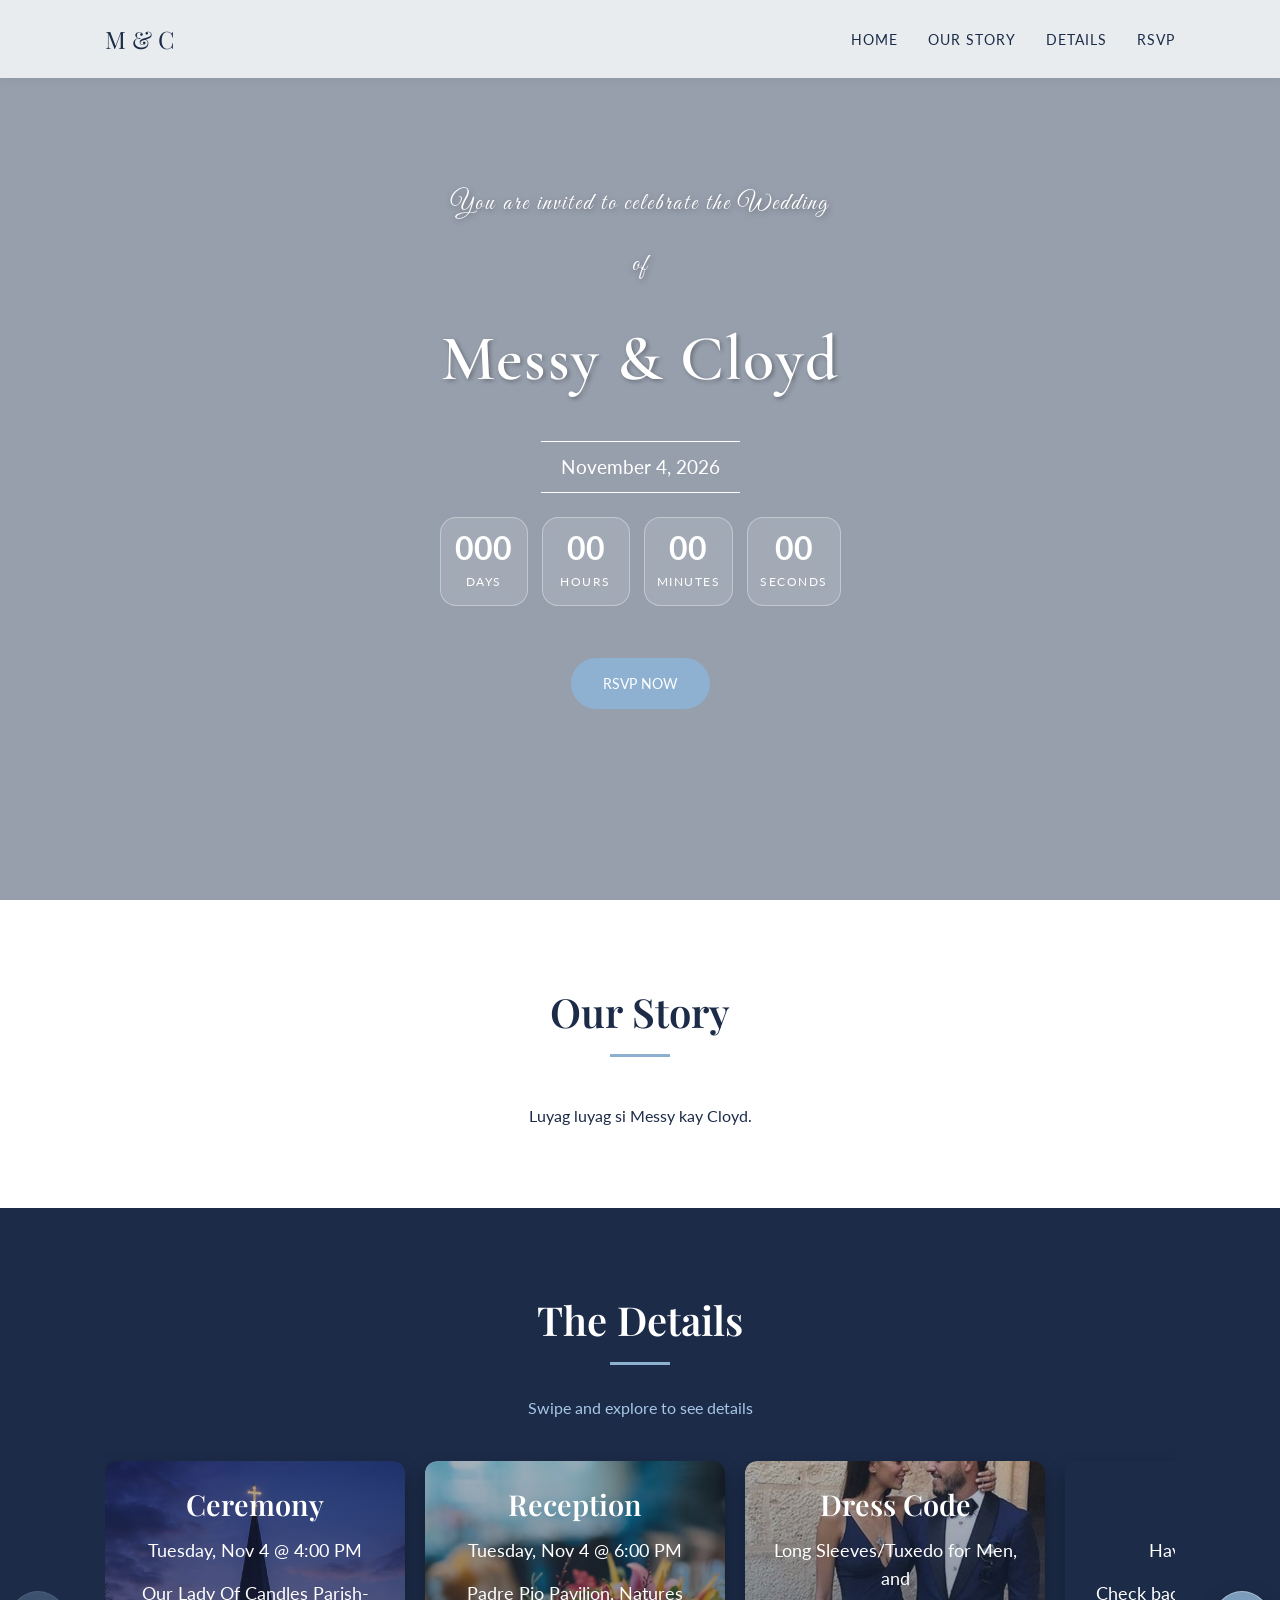
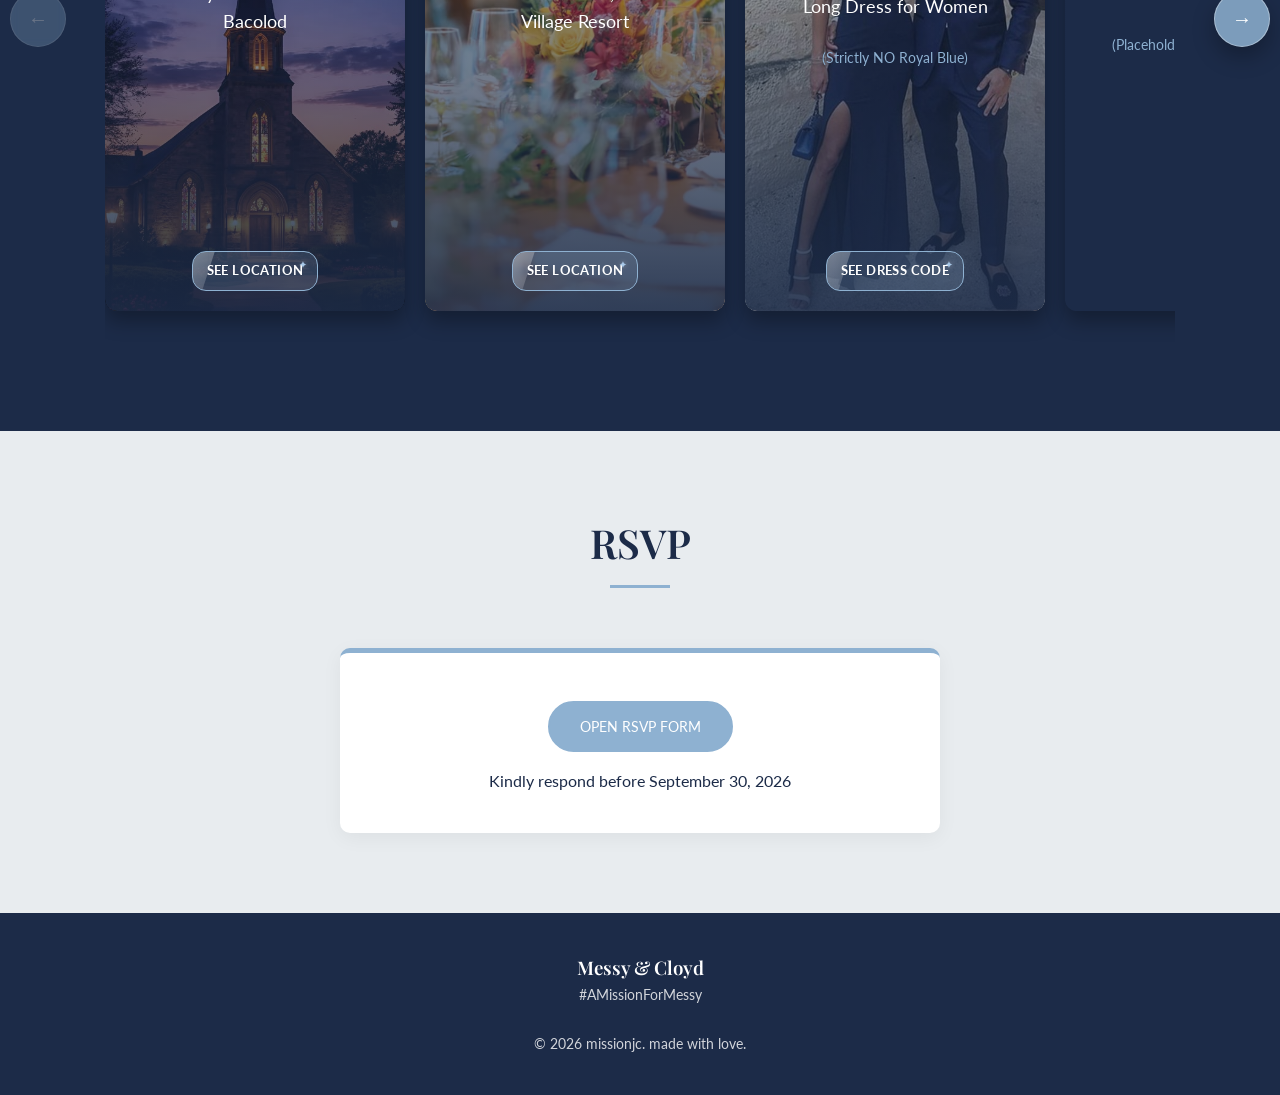
<file: index.html>
<!DOCTYPE html>
<html lang="en">
<head>
  <meta charset="UTF-8">
  <meta name="viewport" content="width=device-width, initial-scale=1.0">
  <title>Messy & Cloyd | The Wedding</title>

  <!-- Google Fonts -->
  <link rel="preconnect" href="https://fonts.googleapis.com">
  <link rel="preconnect" href="https://fonts.gstatic.com" crossorigin>
  <link href="https://fonts.googleapis.com/css2?family=Cormorant+Garamond:wght@500;700&family=Great+Vibes&family=Lato:wght@300;400;700&family=Playfair+Display:ital,wght@0,400;0,600;1,400&display=swap" rel="stylesheet">

  <link rel="stylesheet" href="style.css?v=20260403a">
</head>
<body>

  <!-- Header -->
  <header>
    <div class="container">
      <nav>
        <div class="logo">M & C</div>
        <div class="hamburger" onclick="toggleMenu()">☰</div>
        <div class="nav-links" id="navLinks">
          <a href="#hero" onclick="toggleMenu()">Home</a>
          <a href="#story" onclick="toggleMenu()">Our Story</a>
          <a href="#details" onclick="toggleMenu()">Details</a>
          <a href="#rsvp" onclick="toggleMenu()">RSVP</a>
        </div>
      </nav>
    </div>
  </header>

  <!-- Hero Section -->
  <section id="hero">
    <div class="container hero-content">
      <p class="hero-invite" aria-label="You are invited to celebrate the Wedding">
        <span class="invite-word">You</span>
        <span class="invite-word">are</span>
        <span class="invite-word">invited</span>
        <span class="invite-word">to</span>
        <span class="invite-word">celebrate</span>
        <span class="invite-word">the</span>
        <span class="invite-word">Wedding</span>
      </p>
      <p class="hero-of" aria-label="of">of</p>
      <h1 class="hero-names">Messy & Cloyd</h1>
      <div class="hero-date">November 4, 2026</div>
      <div class="countdown" id="countdown" aria-label="Countdown to the wedding">
        <div class="countdown-item">
          <span class="countdown-value" id="countdownDays">000</span>
          <span class="countdown-label">Days</span>
        </div>
        <div class="countdown-item">
          <span class="countdown-value" id="countdownHours">00</span>
          <span class="countdown-label">Hours</span>
        </div>
        <div class="countdown-item">
          <span class="countdown-value" id="countdownMinutes">00</span>
          <span class="countdown-label">Minutes</span>
        </div>
        <div class="countdown-item">
          <span class="countdown-value" id="countdownSeconds">00</span>
          <span class="countdown-label">Seconds</span>
        </div>
      </div>
      <br><br>
      <a href="#rsvp" class="btn">RSVP Now</a>
    </div>
  </section>

  <!-- Our Story -->
  <section id="story" class="section-padding">
    <div class="container">
      <h2 class="section-title reveal-on-scroll reveal-up">Our Story</h2>
      <br><br>
      <p class="story-text reveal-on-scroll reveal-soft" data-reveal-delay="0.12">
        Luyag luyag si Messy kay Cloyd.
      </p>
    </div>
  </section>

  <!-- Details Section -->
  <section id="details" class="section-padding">
    <div class="container">
      <h2 class="section-title reveal-on-scroll reveal-up">The Details</h2>
      <p style="color: var(--secondary-blue); margin-top: 10px;">Swipe and explore to see details</p>
      <button id="detailsScrollLeft" class="scroll-btn left" type="button" aria-label="Scroll details left" title="Scroll left" onclick="scrollDetails(-300)">&larr;</button>
      <div class="scroll-container" id="detailsContainer">
        <!-- Ceremony Card -->
        <div class="detail-card" onclick="flipCard(this)">
          <div class="card-inner">
            <div class="card-front">
              <div class="card-bg" style="background-image: url('assets/church.png');"></div>
              <div class="card-overlay">
                <h3>Ceremony</h3>
                <p>Tuesday, Nov 4 @ 4:00 PM</p>
                <p>Our Lady Of Candles Parish-Bacolod</p>
                <div class="map-container">
                  <a href="https://www.google.com/maps/place/Our+Lady+Of+Candles+Parish-Bacolod/@10.6675183,122.9754351,17z/data=!3m1!4b1!4m6!3m5!1s0x33aed18ffb43fdc3:0x84183bb1abb2b9f1!8m2!3d10.6675183!4d122.97801!16s%2Fg%2F1tvyj8wd?entry=ttu&g_ep=EgoyMDI2MDMxMC4wIKXMDSoASAFQAw%3D%3D" class="see-location">see location</a>
                </div>
              </div>
            </div>
            <div class="card-back">
              <img src="assets/Candles.png" alt="Our Lady Of Candles Parish" style="width: 100%; height: 100%; object-fit: cover; border-radius: 12px;">
              <div class="card-overlay">
                <h3>Ceremony</h3>
                <p>Tuesday, Nov 4 @ 4:00 PM</p>
                <p>Our Lady Of Candles Parish-Bacolod</p>
                <div class="map-container">
                  <a href="https://www.google.com/maps/place/Our+Lady+Of+Candles+Parish-Bacolod/@10.6675183,122.9754351,17z/data=!3m1!4b1!4m6!3m5!1s0x33aed18ffb43fdc3:0x84183bb1abb2b9f1!8m2!3d10.6675183!4d122.97801!16s%2Fg%2F1tvyj8wd?entry=ttu&g_ep=EgoyMDI2MDMxMC4wIKXMDSoASAFQAw%3D%3D" target="_blank" class="see-location">see location</a>
                </div>
              </div>
            </div>
          </div>
        </div>
        <!-- Reception Card -->
        <div class="detail-card" onclick="flipCard(this)">
          <div class="card-inner">
            <div class="card-front">
              <div class="card-bg" style="background-image: url('assets/Reception.png');"></div>
              <div class="card-overlay">
                <h3>Reception</h3>
                <p>Tuesday, Nov 4 @ 6:00 PM</p>
                <p>Padre Pio Pavilion, Natures Village Resort</p>
                <div class="map-container">
                  <a href="https://www.google.com/maps/place/Padre+Pio+Pavilion,+Natures+Village+Resort/@10.7257442,122.9625387,17z/data=!3m1!4b1!4m6!3m5!1s0x33aed702d7214005:0x10423f90af27373e!8m2!3d10.7257442!4d122.9651136!16s%2Fg%2F11sh79vbrs?entry=ttu&g_ep=EgoyMDI2MDMxMC4wIKXMDSoASAFQAw%3D%3D" target="_blank" class="see-location">see location</a>
                </div>
              </div>
            </div>
            <div class="card-back">
              <img src="assets/Padre-pio.png" alt="Padre Pio Pavilion" style="width: 100%; height: 100%; object-fit: cover; border-radius: 12px;">
              <div class="card-overlay">
                <h3>Reception</h3>
                <p>Tuesday, Nov 4 @ 6:00 PM</p>
                <p>Padre Pio Pavilion, Natures Village Resort</p>
                <div class="map-container">
                  <a href="https://www.google.com/maps/place/Padre+Pio+Pavilion,+Natures+Village+Resort/@10.7257442,122.9625387,17z/data=!3m1!4b1!4m6!3m5!1s0x33aed702d7214005:0x10423f90af27373e!8m2!3d10.7257442!4d122.9651136!16s%2Fg%2F11sh79vbrs?entry=ttu&g_ep=EgoyMDI2MDMxMC4wIKXMDSoASAFQAw%3D%3D" target="_blank" class="see-location">see location</a>
                </div>
              </div>
            </div>
          </div>
        </div>
        <!-- Dress Code Card -->
        <div class="detail-card" onclick="flipCard(this)">
          <div class="card-inner">
            <div class="card-front">
              <div class="card-bg" style="background-image: url('assets/dresscode2.png');"></div>
              <div class="card-overlay">
                <h3>Dress Code</h3>
                <p style="text-align: center;">Long Sleeves/Tuxedo for Men,<br>and<br>Long Dress for Women</p>
                <p style="color: var(--primary-blue); font-size: 0.9rem; margin-top: 10px;">(Strictly NO Royal Blue)</p>
                <div class="map-container">
                  <a href="dress-code.html" rel="noopener noreferrer" class="see-location">SEE DRESS CODE</a>
                </div>
              </div>
            </div>
            <div class="card-back">
              <img src="assets/Color Palette 2.png" alt="Color Palette 2" style="width: 100%; height: 100%; object-fit: cover; border-radius: 12px;">
              <div class="card-overlay">
                <h3>Dress Code</h3>
                <p style="text-align: center;">Long Sleeves/Tuxedo for Men,<br>and<br>Long Dress for Women</p>
                <p style="color: var(--primary-blue); font-size: 0.9rem; margin-top: 10px;">(Strictly NO Royal Blue)</p>
                <div class="map-container">
                  <a href="dress-code.html" rel="noopener noreferrer" class="see-location">SEE DRESS CODE</a>
                </div>
              </div>
            </div>
          </div>
        </div>
        <!-- FAQ Card -->
        <div class="detail-card" onclick="flipCard(this)">
          <div class="card-inner">
            <div class="card-front">
              <div class="card-overlay">
                <h3>FAQ</h3>
                <p>Have questions?</p>
                <p>Check back soon for answers.</p>
                <p style="color: var(--primary-blue); font-size: 0.9rem; margin-top: 10px;">
                  (Placeholder for Frequently Asked Questions)
                </p>
              </div>
            </div>
            <div class="card-back">
              <div class="card-overlay">
                <h3>FAQ</h3>
                <p>Have questions?</p>
                <p>Check back soon for answers.</p>
                <p style="color: var(--primary-blue); font-size: 0.9rem; margin-top: 10px;">
                  (Placeholder for Frequently Asked Questions)
                </p>
              </div>
            </div>
          </div>
        </div>
      </div>
      <button id="detailsScrollRight" class="scroll-btn right" type="button" aria-label="Scroll details right" title="Scroll right" onclick="scrollDetails(300)">&rarr;</button>
    </div>
  </section>

  <!-- RSVP Section -->
  <section id="rsvp" class="section-padding">
    <div class="container">
      <h2 class="section-title">RSVP</h2>
      <div class="rsvp-form">
        <a
          href="https://docs.google.com/forms/d/e/1FAIpQLScUeDG0OAZGNPXQSk1Z5Bp1wBFFVnydzz00tRdXWvJt_rBEig/viewform?usp=header"
          target="_blank"
          rel="noopener noreferrer"
          class="btn">Open RSVP Form</a>
        <p style="margin-top: 16px;">Kindly respond before September 30, 2026</p>
      </div>
    </div>
  </section>

  <!-- Footer -->
  <footer>
    <div class="container">
      <h3>Messy & Cloyd</h3>
      <p>#AMissionForMessy</p>
      <br>
      <p>&copy; 2026 missionjc. made with love.</p>
    </div>
  </footer>

  <script src="script.js?v=20260403a"></script>
</body>
</html>
</file>
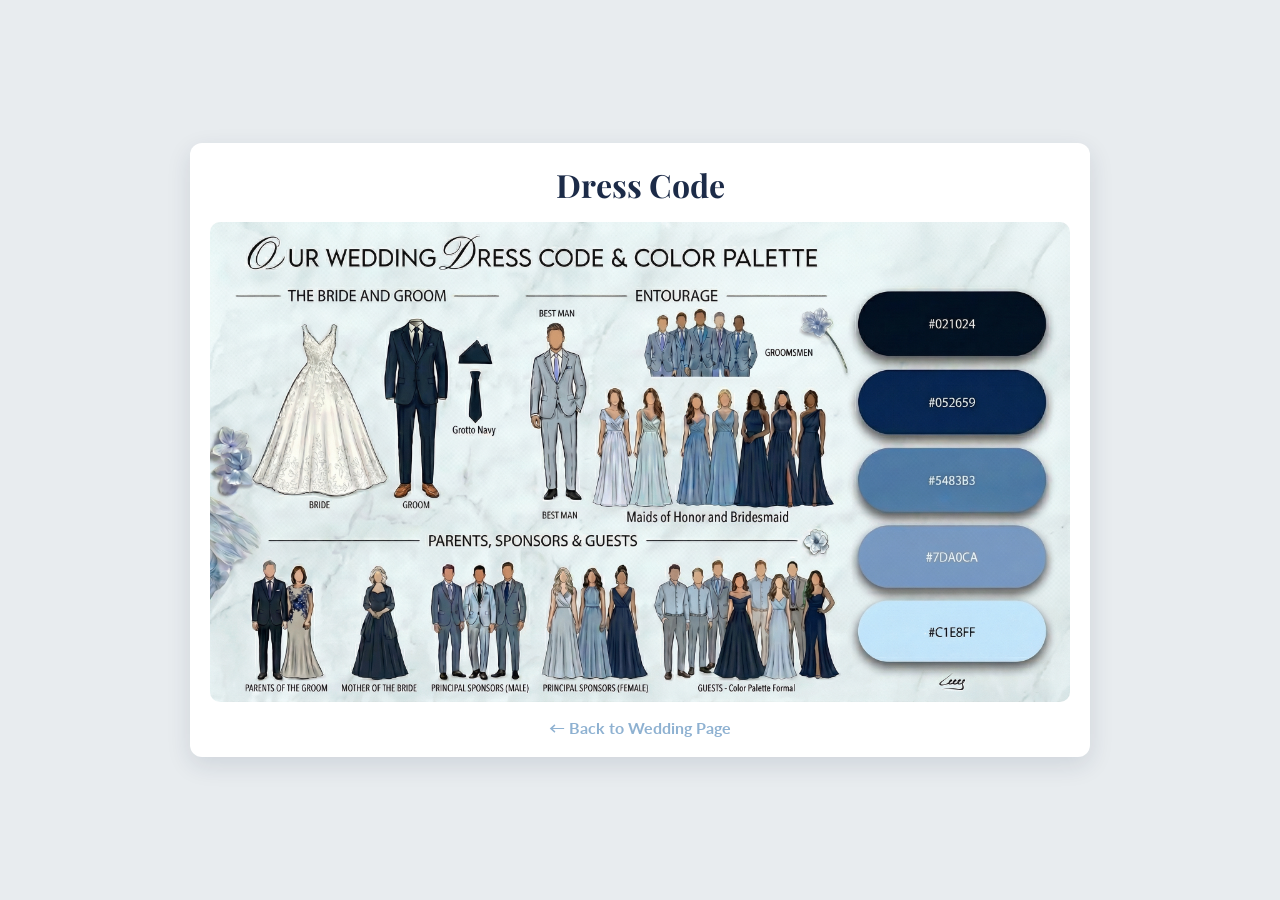
<file: dress-code.html>
<!DOCTYPE html>
<html lang="en">
<head>
  <meta charset="UTF-8">
  <meta name="viewport" content="width=device-width, initial-scale=1.0">
  <title>Dress Code | Messy & Cloyd Wedding</title>
  <link rel="preconnect" href="https://fonts.googleapis.com">
  <link rel="preconnect" href="https://fonts.gstatic.com" crossorigin>
  <link href="https://fonts.googleapis.com/css2?family=Lato:wght@300;400;700&family=Playfair+Display:ital,wght@0,400;0,600;1,400&display=swap" rel="stylesheet">
  <style>
    :root {
      --primary-blue: #8EB1D1;
      --dark-navy: #1C2B48;
      --off-white: #E8ECEF;
      --white: #ffffff;
    }

    * { box-sizing: border-box; margin: 0; padding: 0; }
    body {
      min-height: 100vh;
      font-family: 'Lato', sans-serif;
      color: var(--dark-navy);
      background: var(--off-white);
      display: flex;
      align-items: center;
      justify-content: center;
      padding: 24px;
    }

    .dress-code-wrap {
      width: min(900px, 100%);
      background: var(--white);
      border-radius: 12px;
      padding: 20px;
      box-shadow: 0 8px 24px rgba(28, 43, 72, 0.12);
      text-align: center;
    }

    h1 {
      font-family: 'Playfair Display', serif;
      font-size: 2rem;
      margin-bottom: 16px;
      color: var(--dark-navy);
    }

    img {
      width: 100%;
      height: auto;
      border-radius: 10px;
      display: block;
    }

    .back-link {
      display: inline-block;
      margin-top: 16px;
      color: var(--primary-blue);
      text-decoration: none;
      font-weight: 700;
    }

    .back-link:hover {
      text-decoration: underline;
    }
  </style>
</head>
<body>
  <main class="dress-code-wrap">
    <h1>Dress Code</h1>
    <img src="assets/Dress Code.png" alt="Wedding dress code">
    <a class="back-link" href="index.html">← Back to Wedding Page</a>
  </main>
</body>
</html>
</file>
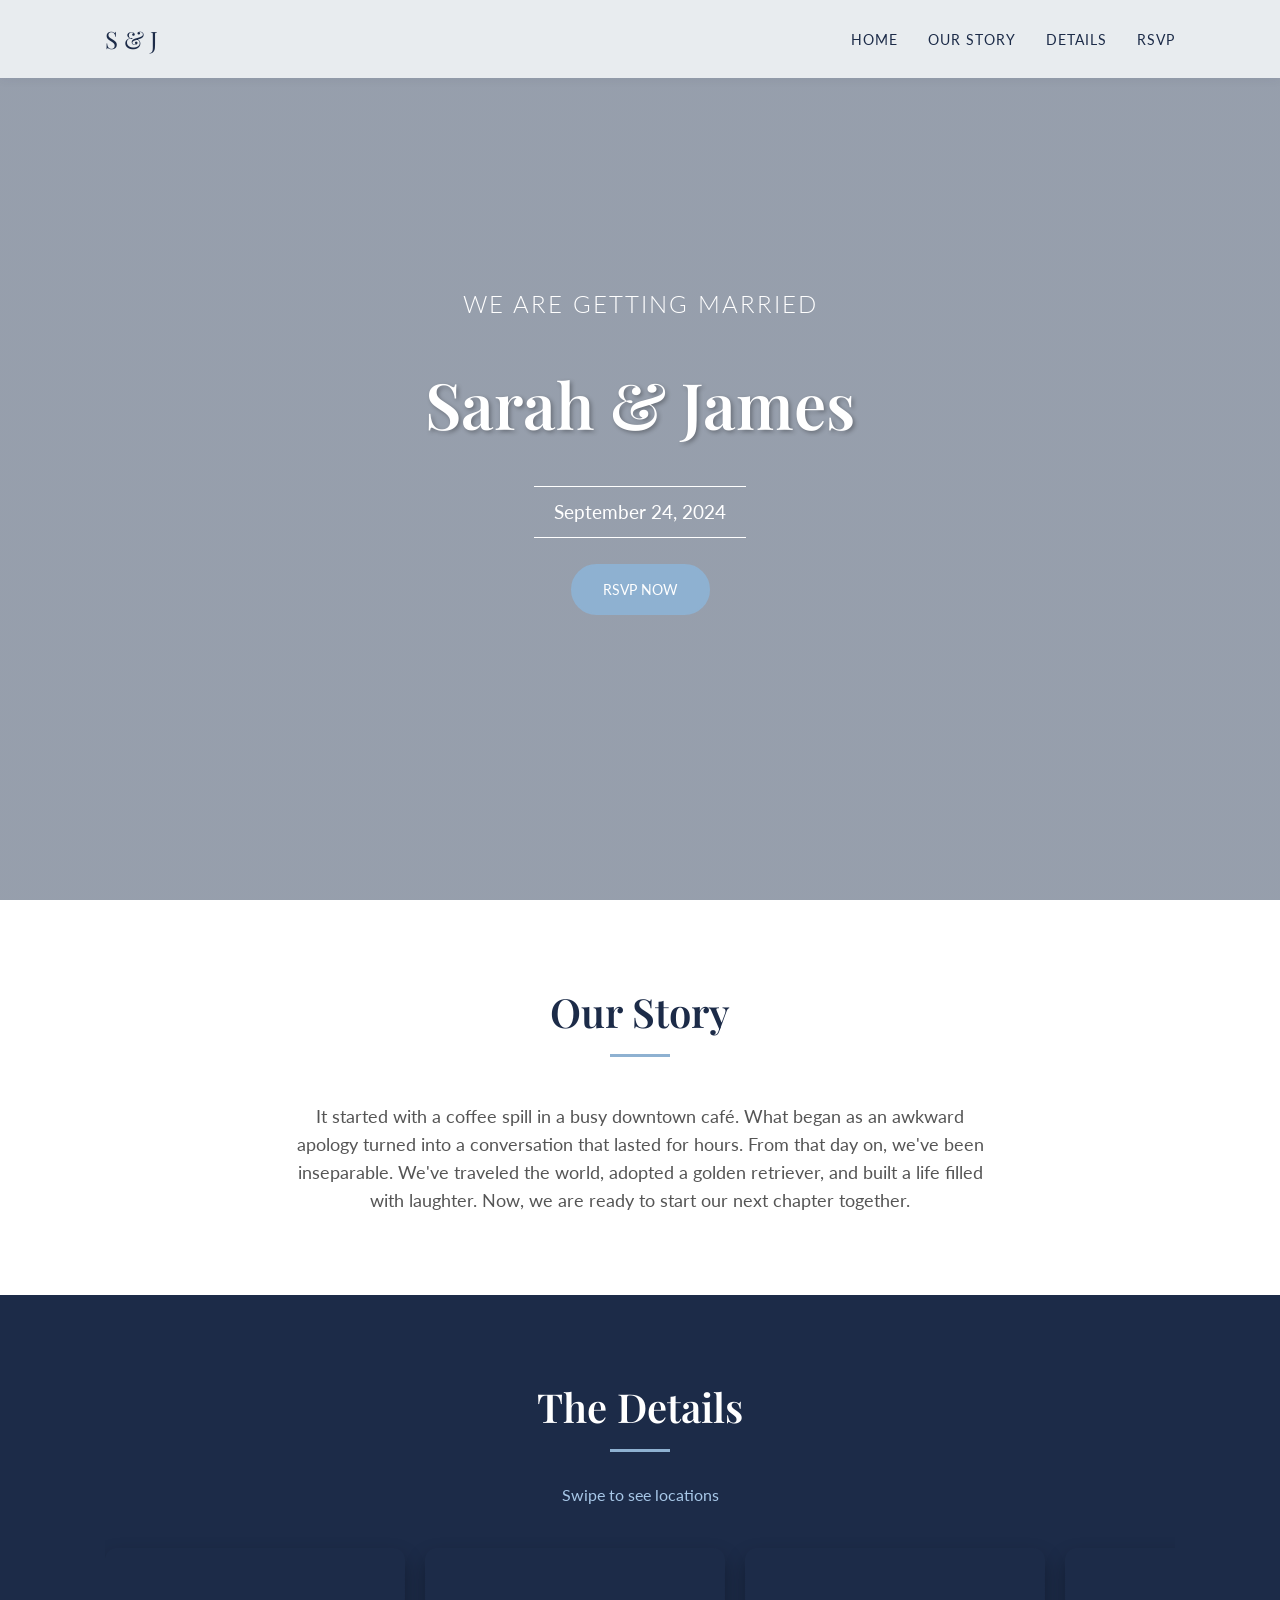
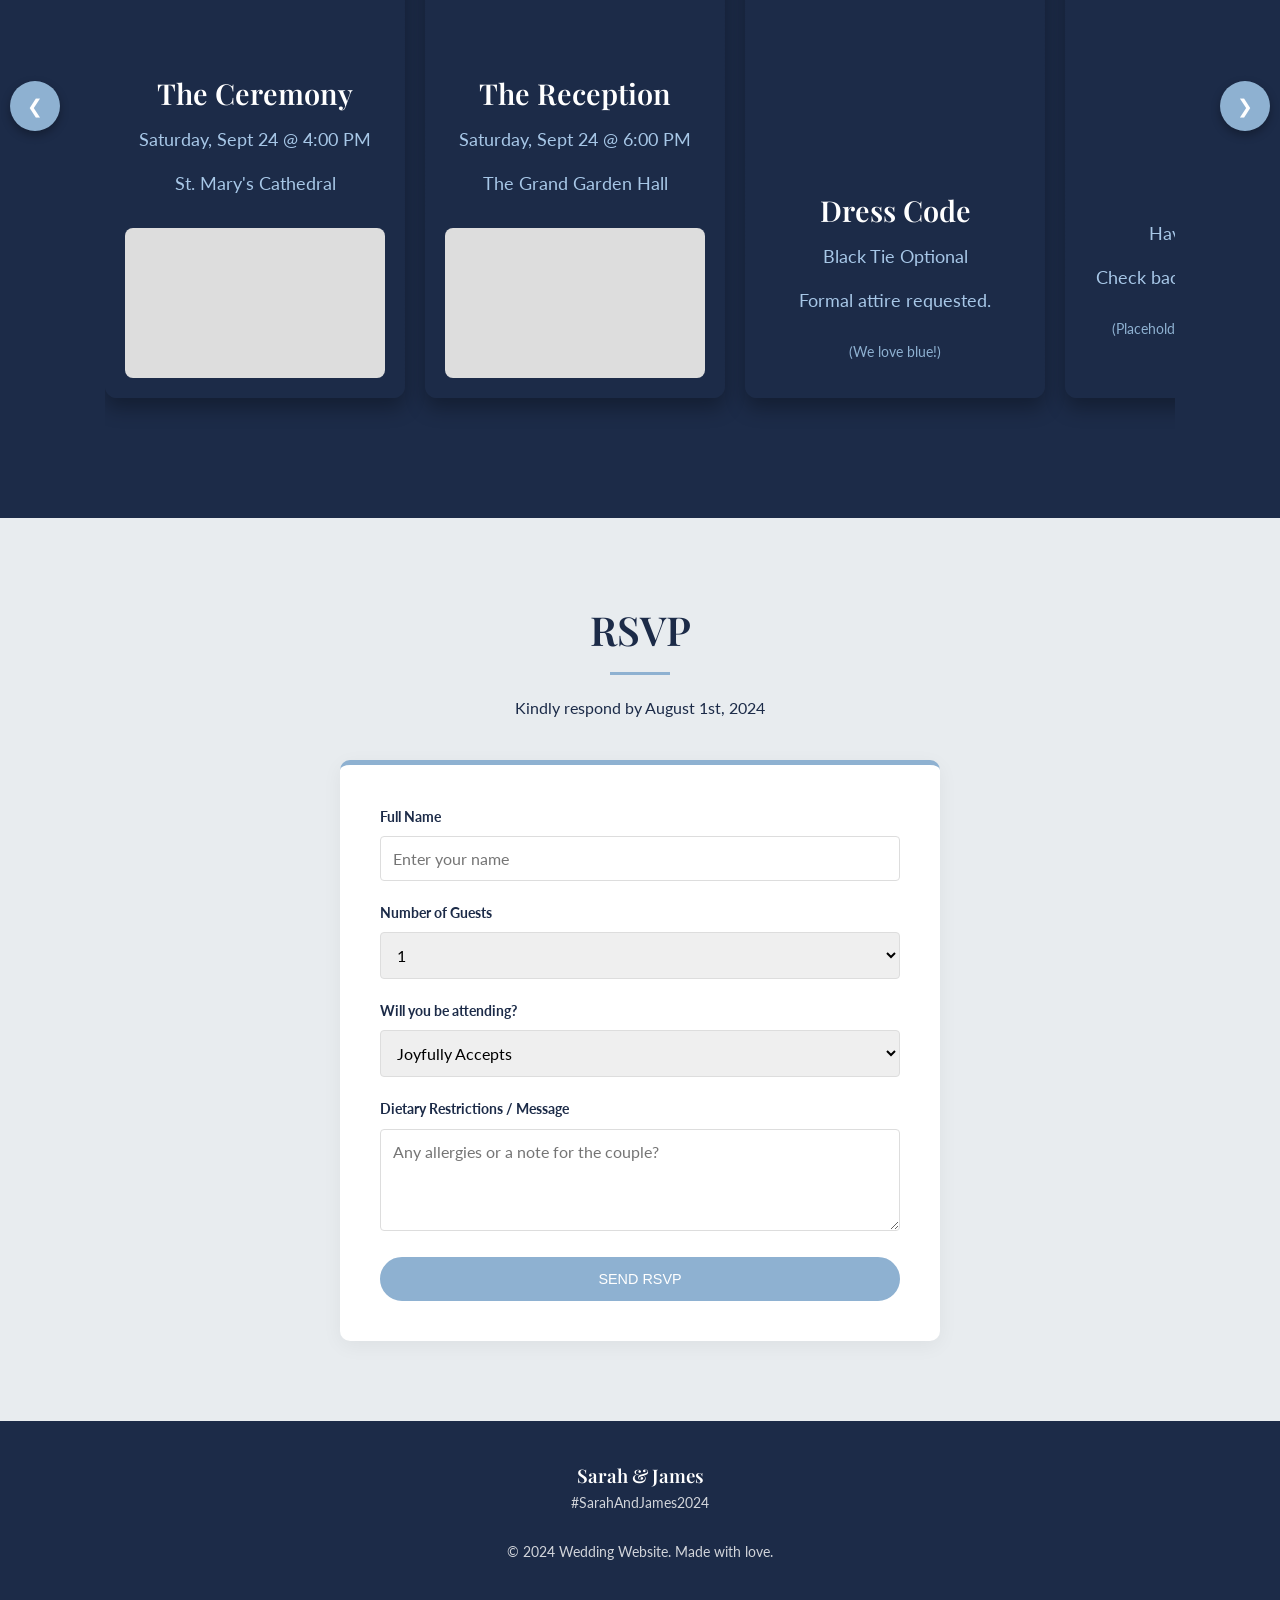
<file: wedding.html>
<!DOCTYPE html>
<html lang="en">
<head>
  <meta charset="UTF-8">
  <meta name="viewport" content="width=device-width, initial-scale=1.0">
  <title>Sarah & James | The Wedding</title>

  <!-- Google Fonts -->
  <link rel="preconnect" href="https://fonts.googleapis.com">
  <link rel="preconnect" href="https://fonts.gstatic.com" crossorigin>
  <link href="https://fonts.googleapis.com/css2?family=Lato:wght@300;400;700&family=Playfair+Display:ital,wght@0,400;0,600;1,400&display=swap" rel="stylesheet">

  <style>
    :root {
      --primary-blue: #8EB1D1;
      --secondary-blue: #A7C7E7;
      --dark-navy: #1C2B48;
      --off-white: #E8ECEF;
      --white: #ffffff;
    }
    * { box-sizing: border-box; margin: 0; padding: 0; }
    html { scroll-behavior: smooth; }
    body { font-family: 'Lato', sans-serif; color: var(--dark-navy); background-color: var(--off-white); line-height: 1.6; }
    h1, h2, h3 { font-family: 'Playfair Display', serif; font-weight: 600; }
    a { text-decoration: none; color: inherit; transition: 0.3s; }
    .container { width: 90%; max-width: 1100px; margin: 0 auto; padding: 0 15px; }
    .btn { display: inline-block; background-color: var(--primary-blue); color: var(--white); padding: 12px 30px; border-radius: 50px; font-size: 0.9rem; text-transform: uppercase; border: 2px solid var(--primary-blue); cursor: pointer; }
    .btn:hover { background-color: transparent; color: var(--primary-blue); }
    .section-padding { padding: 80px 0; }

    header { background-color: var(--off-white); padding: 20px 0; position: fixed; width: 100%; top: 0; z-index: 1000; box-shadow: 0 2px 10px rgba(28,43,72,0.05); }
    nav { display: flex; justify-content: space-between; align-items: center; }
    .logo { font-family: 'Playfair Display', serif; font-size: 1.5rem; color: var(--dark-navy); }
    .nav-links { display: flex; gap: 30px; }
    .nav-links a { font-size: 0.9rem; text-transform: uppercase; letter-spacing: 1px; color: var(--dark-navy); }
    .nav-links a:hover { color: var(--primary-blue); }
    .hamburger { display: none; cursor: pointer; font-size: 1.5rem; }

    #hero { height: 100vh; background: linear-gradient(rgba(28,43,72,0.4), rgba(28,43,72,0.4)), url('https://images.unsplash.com/photo-1519741497674-611481863552?ixlib=rb-1.2.1&auto=format&fit=crop&w=1950&q=80'); background-size: cover; background-position: center; display: flex; align-items: center; justify-content: center; text-align: center; color: var(--white); }
    .hero-content h1 { font-size: 4rem; margin-bottom: 10px; text-shadow: 2px 2px 4px rgba(0,0,0,0.3); }
    .hero-content p { font-size: 1.5rem; letter-spacing: 2px; margin-bottom: 30px; font-weight: 300; }
    .hero-date { font-size: 1.2rem; border-top: 1px solid var(--white); border-bottom: 1px solid var(--white); display: inline-block; padding: 10px 20px; margin-top: 20px; }

    #story { background-color: var(--white); text-align: center; }
    .section-title { font-size: 2.5rem; color: var(--dark-navy); margin-bottom: 20px; position: relative; display: inline-block; }
    .section-title::after { content: ''; display: block; width: 60px; height: 3px; background-color: var(--primary-blue); margin: 10px auto 0; }
    .story-text { max-width: 700px; margin: 0 auto; font-size: 1.1rem; color: #555; }

    #details { background-color: var(--dark-navy); color: var(--white); text-align: center; position: relative; overflow: hidden; }
    #details .section-title { color: var(--white); }
    .scroll-container { display: flex; gap: 20px; overflow-x: auto; scroll-behavior: smooth; padding: 40px 0; -ms-overflow-style: none; scrollbar-width: none; }
    .scroll-container::-webkit-scrollbar { display: none; }
    .scroll-btn { position: absolute; top: 50%; transform: translateY(-50%); background-color: var(--primary-blue); color: var(--white); border: none; width: 50px; height: 50px; border-radius: 50%; cursor: pointer; z-index: 10; font-size: 1.2rem; display: flex; align-items: center; justify-content: center; box-shadow: 0 4px 10px rgba(0,0,0,0.3); }
    .scroll-btn:hover { background-color: var(--secondary-blue); }
    .scroll-btn.left { left: 10px; }
    .scroll-btn.right { right: 10px; }
    .detail-card { min-width: 300px; max-width: 300px; height: 450px; border-radius: 12px; position: relative; overflow: hidden; box-shadow: 0 10px 20px rgba(0,0,0,0.3); flex-shrink: 0; }
    .card-bg { position: absolute; top: 0; left: 0; width: 100%; height: 100%; background-size: cover; background-position: center; z-index: 1; }
    .card-overlay { position: absolute; top: 0; left: 0; width: 100%; height: 100%; background: linear-gradient(to bottom, rgba(28,43,72,0.3), rgba(28,43,72,0.9)); z-index: 2; display: flex; flex-direction: column; justify-content: flex-end; padding: 20px; }
    .detail-card h3 { color: var(--white); font-size: 1.8rem; margin-bottom: 10px; }
    .detail-card p { color: var(--secondary-blue); margin-bottom: 15px; font-size: 1.1rem; }
    .map-container { width: 100%; height: 150px; background: #ddd; margin-top: 15px; border-radius: 8px; overflow: hidden; }
    .map-container iframe { width: 100%; height: 100%; border: 0; }

    #rsvp { background-color: var(--off-white); text-align: center; }
    .rsvp-form { max-width: 600px; margin: 40px auto 0; background: var(--white); padding: 40px; border-radius: 10px; box-shadow: 0 5px 20px rgba(0,0,0,0.05); border-top: 5px solid var(--primary-blue); }
    .form-group { margin-bottom: 20px; text-align: left; }
    .form-group label { display: block; margin-bottom: 8px; font-weight: 700; font-size: 0.9rem; }
    .form-group input, .form-group select, .form-group textarea { width: 100%; padding: 12px; border: 1px solid #ddd; border-radius: 4px; font-family: 'Lato', sans-serif; font-size: 1rem; }
    .form-group input:focus, .form-group select:focus, .form-group textarea:focus { outline: none; border-color: var(--primary-blue); }

    footer { background-color: var(--dark-navy); color: var(--white); text-align: center; padding: 40px 0; }
    footer p { opacity: 0.8; font-size: 0.9rem; }

    @media (max-width: 768px) {
      .hero-content h1 { font-size: 2.5rem; }
            .nav-links {
        display: none;
        flex-direction: column;
        position: absolute;
        top: 70px;
        right: 0;
        background-color: var(--white);
        width: 100%;
        text-align: center;
        padding: 20px 0;
        box-shadow: 0 5px 10px rgba(0,0,0,0.1);
      }
      .nav-links.active { display: flex; }
      .hamburger { display: block; }
      .scroll-btn { width: 40px; height: 40px; font-size: 1rem; }
      .scroll-btn.left { left: 5px; }
      .scroll-btn.right { right: 5px; }
      .detail-card { min-width: 280px; }
    }
  </style>
</head>
<body>

  <!-- Header -->
  <header>
    <div class="container">
      <nav>
        <div class="logo">S & J</div>
        <div class="hamburger" onclick="toggleMenu()">☰</div>
        <div class="nav-links" id="navLinks">
          <a href="#hero" onclick="toggleMenu()">Home</a>
          <a href="#story" onclick="toggleMenu()">Our Story</a>
          <a href="#details" onclick="toggleMenu()">Details</a>
          <a href="#rsvp" onclick="toggleMenu()">RSVP</a>
        </div>
      </nav>
    </div>
  </header>

  <!-- Hero Section -->
  <section id="hero">
    <div class="container hero-content">
      <p>WE ARE GETTING MARRIED</p>
      <h1>Sarah & James</h1>
      <div class="hero-date">September 24, 2024</div>
      <br><br>
      <a href="#rsvp" class="btn">RSVP Now</a>
    </div>
  </section>

  <!-- Our Story -->
  <section id="story" class="section-padding">
    <div class="container">
      <h2 class="section-title">Our Story</h2>
      <br><br>
      <p class="story-text">
        It started with a coffee spill in a busy downtown café. What began as an awkward apology turned into a conversation that lasted for hours. From that day on, we've been inseparable. We've traveled the world, adopted a golden retriever, and built a life filled with laughter. Now, we are ready to start our next chapter together.
      </p>
    </div>
  </section>

  <!-- Details Section -->
  <section id="details" class="section-padding">
    <div class="container">
      <h2 class="section-title">The Details</h2>
      <p style="color: var(--secondary-blue); margin-top: 10px;">Swipe to see locations</p>
      <button class="scroll-btn left" onclick="scrollDetails(-300)">&#10094;</button>
      <div class="scroll-container" id="detailsContainer">
        <!-- Ceremony Card -->
        <div class="detail-card">
          <div class="card-bg" style="background-image: url('https://images.unsplash.com/photo-1511795409834-ef04bbd61622?ixlib=rb-1.2.1&auto=format&fit=crop&w=800&q=80');"></div>
          <div class="card-overlay">
            <h3>The Ceremony</h3>
            <p>Saturday, Sept 24 @ 4:00 PM</p>
            <p>St. Mary's Cathedral</p>
            <div class="map-container">
              <iframe src="https://www.google.com/maps/embed?pb=!1m18!..."></iframe>
            </div>
          </div>
        </div>
        <!-- Reception Card -->
        <div class="detail-card">
          <div class="card-bg" style="background-image: url('https://images.unsplash.com/photo-1519225421980-715cb0202128?ixlib=rb-1.2.1&auto=format&fit=crop&w=800&q=80');"></div>
          <div class="card-overlay">
            <h3>The Reception</h3>
            <p>Saturday, Sept 24 @ 6:00 PM</p>
            <p>The Grand Garden Hall</p>
            <div class="map-container">
              <iframe src="https://www.google.com/maps/embed?pb=!1m18!..."></iframe>
            </div>
          </div>
        </div>
        <!-- Dress Code Card -->
        <div class="detail-card">
          <div class="card-bg" style="background-image: url('https://images.unsplash.com/photo-1594552072238-b8a3377044b4?ixlib=rb-1.2.1&auto=format&fit=crop&w=800&q=80');"></div>
          <div class="card-overlay">
            <h3>Dress Code</h3>
            <p>Black Tie Optional</p>
            <p>Formal attire requested.</p>
            <p style="color: var(--primary-blue); font-size: 0.9rem; margin-top: 10px;">(We love blue!)</p>
          </div>
        </div>
	<!-- FAQ Card -->
	<div class="detail-card">
  	<div class="card-bg" style="background-image: url('https://images.unsplash.com/photo-1581090700227-4c4f2c1b6c3a?ixlib=rb-1.2.1	&auto=format&fit=crop&w=800&q=80');"></div>
  	<div class="card-overlay">
    	<h3>FAQ</h3>
    	<p>Have questions?</p>
    	<p>Check back soon for answers.</p>
    	<p style="color: var(--primary-blue); font-size: 0.9rem; margin-top: 10px;">
      	(Placeholder for Frequently Asked Questions)
    	</p>
  	</div>
	</div>
      </div>
      <button class="scroll-btn right" onclick="scrollDetails(300)">&#10095;</button>
    </div>
  </section>

  <!-- RSVP Section -->
  <section id="rsvp" class="section-padding">
    <div class="container">
      <h2 class="section-title">RSVP</h2>
      <p>Kindly respond by August 1st, 2024</p>
      <form class="rsvp-form">
        <div class="form-group">
          <label for="name">Full Name</label>
          <input type="text" id="name" placeholder="Enter your name" required>
        </div>
        <div class="form-group">
          <label for="guests">Number of Guests</label>
          <select id="guests">
            <option value="1">1</option>
            <option value="2">2</option>
            <option value="3">3</option>
            <option value="4">4</option>
          </select>
        </div>
        <div class="form-group">
          <label for="attending">Will you be attending?</label>
          <select id="attending">
            <option value="yes">Joyfully Accepts</option>
            <option value="no">Regretfully Declines</option>
          </select>
        </div>
        <div class="form-group">
          <label for="message">Dietary Restrictions / Message</label>
          <textarea id="message" rows="4" placeholder="Any allergies or a note for the couple?"></textarea>
        </div>
        <button type="submit" class="btn" style="width: 100%;">Send RSVP</button>
      </form>
    </div>
  </section>

  <!-- Footer -->
  <footer>
    <div class="container">
      <h3>Sarah & James</h3>
      <p>#SarahAndJames2024</p>
      <br>
      <p>&copy; 2024 Wedding Website. Made with love.</p>
    </div>
  </footer>

  <script>
    // Toggle Mobile Menu
    function toggleMenu() {
      const nav = document.getElementById('navLinks');
      nav.classList.toggle('active');
    }

    // Horizontal Scroll Function
    function scrollDetails(distance) {
      const container = document.getElementById('detailsContainer');
      container.scrollBy({
        left: distance,
        behavior: 'smooth'
      });
    }
  </script>
</body>
</html>
</file>
<file: style.css>
:root {
      --primary-blue: #8EB1D1;
      --secondary-blue: #A7C7E7;
      --dark-navy: #1C2B48;
      --off-white: #E8ECEF;
      --white: #ffffff;
  --fancy-script: 'Great Vibes', 'Segoe Script', 'Brush Script MT', cursive;
  --fancy-serif: 'Cormorant Garamond', 'Times New Roman', serif;
    }
    * { box-sizing: border-box; margin: 0; padding: 0; }
    html { scroll-behavior: smooth; }
    body { font-family: 'Lato', sans-serif; color: var(--dark-navy); background-color: var(--off-white); line-height: 1.6; }
    h1, h2, h3 { font-family: 'Playfair Display', serif; font-weight: 600; }
    a { text-decoration: none; color: inherit; transition: 0.3s; }
    .container { width: 90%; max-width: 1100px; margin: 0 auto; padding: 0 15px; }
    .btn { display: inline-block; background-color: var(--primary-blue); color: var(--white); padding: 12px 30px; border-radius: 50px; font-size: 0.9rem; text-transform: uppercase; border: 2px solid var(--primary-blue); cursor: pointer; }
    .btn:hover { background-color: transparent; color: var(--primary-blue); }
    .section-padding { padding: 80px 0; }

    /* Header and Nav */
    header { background-color: var(--off-white); padding: 20px 0; position: fixed; width: 100%; top: 0; z-index: 1000; box-shadow: 0 2px 10px rgba(28,43,72,0.05); }
    nav { display: flex; justify-content: space-between; align-items: center; }
    .logo { font-family: 'Playfair Display', serif; font-size: 1.5rem; color: var(--dark-navy); }
    .nav-links { display: flex; gap: 30px; }
    .nav-links a { font-size: 0.9rem; text-transform: uppercase; letter-spacing: 1px; color: var(--dark-navy); }
    .nav-links a:hover { color: var(--primary-blue); }
    .hamburger { display: none; cursor: pointer; font-size: 1.5rem; }

    /* Hero */
    #hero { height: 100vh; background: linear-gradient(rgba(28,43,72,0.4), rgba(28,43,72,0.4)), url('https://images.unsplash.com/photo-1519741497674-611481863552?ixlib=rb-1.2.1&auto=format&fit=crop&w=1950&q=80'); background-size: cover; background-position: center; display: flex; align-items: center; justify-content: center; text-align: center; color: var(--white); }
    .hero-content h1 { font-size: 4rem; margin-bottom: 10px; text-shadow: 2px 2px 4px rgba(0,0,0,0.3); }
    .hero-content p { font-size: 1.5rem; letter-spacing: 2px; margin-bottom: 30px; font-weight: 300; }
    .hero-invite {
      font-family: var(--fancy-script);
      font-size: clamp(2.7rem, 5.4vw, 4.5rem);
      font-weight: 400;
      letter-spacing: 0.2px;
      line-height: 1.15;
      max-width: 900px;
      margin: 0 auto 14px;
      text-transform: none;
      text-shadow: 1px 2px 6px rgba(0,0,0,0.35);
      display: flex;
      flex-wrap: wrap;
      justify-content: center;
      column-gap: 0.28em;
      row-gap: 0.04em;
    }
    .hero-invite .invite-word {
      display: inline-block;
      opacity: 1;
      -webkit-transform: none;
      transform: none;
      will-change: transform, opacity;
    }
    .hero-of {
      font-family: var(--fancy-script);
      font-size: clamp(2.1rem, 4.3vw, 3.2rem);
      font-style: normal;
      font-weight: 400;
      letter-spacing: 0.02em;
      line-height: 1.05;
      margin: 4px 0 10px;
      text-shadow: 1px 2px 6px rgba(0,0,0,0.35);
      opacity: 1;
      -webkit-transform: none;
      transform: none;
      display: inline-block;
    }
    .hero-names {
      font-family: var(--fancy-serif);
      font-size: clamp(4rem, 9.5vw, 6.8rem);
      letter-spacing: 1.35px;
      margin-bottom: 8px;
      opacity: 1;
      -webkit-transform: none;
      transform: none;
    }
    .hero-date { font-size: 1.2rem; border-top: 1px solid var(--white); border-bottom: 1px solid var(--white); display: inline-block; padding: 10px 20px; margin-top: 20px; }

    .can-animate .hero-invite .invite-word {
      opacity: 0;
      -webkit-transform: translateY(18px);
      transform: translateY(18px);
      -webkit-animation: inviteWordReveal 0.52s ease forwards;
      animation: inviteWordReveal 0.52s ease forwards;
    }
    .can-animate .hero-invite .invite-word:nth-child(1) { animation-delay: 0.10s; }
    .can-animate .hero-invite .invite-word:nth-child(2) { animation-delay: 0.18s; }
    .can-animate .hero-invite .invite-word:nth-child(3) { animation-delay: 0.26s; }
    .can-animate .hero-invite .invite-word:nth-child(4) { animation-delay: 0.34s; }
    .can-animate .hero-invite .invite-word:nth-child(5) { animation-delay: 0.42s; }
    .can-animate .hero-invite .invite-word:nth-child(6) { animation-delay: 0.50s; }
    .can-animate .hero-invite .invite-word:nth-child(7) { animation-delay: 0.58s; }
    .can-animate .hero-invite .invite-word:nth-child(8) { animation-delay: 0.66s; }
    .can-animate .hero-invite .invite-word:nth-child(9) { animation-delay: 0.74s; }

    .can-animate .hero-of {
      opacity: 0;
      -webkit-transform: translateY(10px) scale(0.96);
      transform: translateY(10px) scale(0.96);
      -webkit-animation: heroOfReveal 0.56s cubic-bezier(.22,.7,.2,1) forwards;
      animation: heroOfReveal 0.56s cubic-bezier(.22,.7,.2,1) forwards;
      -webkit-animation-delay: 0.86s;
      animation-delay: 0.86s;
    }

    .can-animate .hero-names {
      opacity: 0;
      -webkit-transform: translateY(20px);
      transform: translateY(20px);
      -webkit-animation: heroTitleReveal 1.15s cubic-bezier(.2,.65,.2,1) 1.02s forwards;
      animation: heroTitleReveal 1.15s cubic-bezier(.2,.65,.2,1) 1.02s forwards;
    }

    @-webkit-keyframes inviteWordReveal {
      0% {
        opacity: 0;
        -webkit-transform: translateY(18px);
        transform: translateY(18px);
      }
      100% {
        opacity: 1;
        -webkit-transform: translateY(0);
        transform: translateY(0);
      }
    }
    @keyframes inviteWordReveal {
      0% {
        opacity: 0;
        transform: translateY(18px);
      }
      100% {
        opacity: 1;
        transform: translateY(0);
      }
    }

    @-webkit-keyframes heroTitleReveal {
      0% {
        opacity: 0;
        -webkit-transform: translateY(22px) scale(0.98);
        transform: translateY(22px) scale(0.98);
      }
      60% {
        opacity: 1;
        -webkit-transform: translateY(-2px) scale(1.005);
        transform: translateY(-2px) scale(1.005);
      }
      100% {
        opacity: 1;
        -webkit-transform: translateY(0) scale(1);
        transform: translateY(0) scale(1);
      }
    }
    @keyframes heroTitleReveal {
      0% {
        opacity: 0;
        transform: translateY(22px) scale(0.98);
      }
      60% {
        opacity: 1;
        transform: translateY(-2px) scale(1.005);
      }
      100% {
        opacity: 1;
        transform: translateY(0) scale(1);
      }
    }

    @-webkit-keyframes heroOfReveal {
      0% {
        opacity: 0;
        -webkit-transform: translateY(10px) scale(0.96);
        transform: translateY(10px) scale(0.96);
      }
      65% {
        opacity: 1;
        -webkit-transform: translateY(-1px) scale(1.015);
        transform: translateY(-1px) scale(1.015);
      }
      100% {
        opacity: 1;
        -webkit-transform: translateY(0) scale(1);
        transform: translateY(0) scale(1);
      }
    }
    @keyframes heroOfReveal {
      0% {
        opacity: 0;
        transform: translateY(10px) scale(0.96);
      }
      65% {
        opacity: 1;
        transform: translateY(-1px) scale(1.015);
      }
      100% {
        opacity: 1;
        transform: translateY(0) scale(1);
      }
    }

    .countdown { display: flex; justify-content: center; gap: 14px; margin-top: 24px; flex-wrap: wrap; }
    .countdown-item { min-width: 88px; padding: 14px 12px; border: 1px solid rgba(255,255,255,0.35); border-radius: 16px; background: rgba(255,255,255,0.12); backdrop-filter: blur(6px); }
    .countdown-value { display: block; font-size: 2rem; font-weight: 700; line-height: 1; }
    .countdown-label { display: block; margin-top: 8px; font-size: 0.75rem; letter-spacing: 1.5px; text-transform: uppercase; }
    /* Story */
    #story { background-color: var(--white); text-align: center; }
    .section-title { font-size: 2.5rem; color: var(--dark-navy); margin-bottom: 20px; position: relative; display: inline-block; }
    .section-title::after { content: ''; display: block; width: 60px; height: 3px; background-color: var(--primary-blue); margin: 10px auto 0; }

    /* Scroll Reveal */
    .reveal-on-scroll {
      opacity: 1;
      transform: none;
    }
    .reveal-ready .reveal-on-scroll {
      opacity: 0;
      transition: opacity 0.65s ease, transform 0.65s ease;
      will-change: opacity, transform;
    }
    .reveal-ready .reveal-up { transform: translateY(22px); }
    .reveal-ready .reveal-soft { transform: translateY(16px); }
    .reveal-ready .reveal-on-scroll.is-visible {
      opacity: 1;
      transform: translateY(0);
    }

    /* Details - Flip Cards */
    #details { background-color: var(--dark-navy); color: var(--white); text-align: center; position: relative; overflow: hidden; }
    #details .section-title { color: var(--white); }
    .scroll-container { display: flex; gap: 20px; overflow-x: auto; scroll-behavior: smooth; padding: 40px 0; -ms-overflow-style: none; scrollbar-width: none; scroll-snap-type: x mandatory; }
    .scroll-container::-webkit-scrollbar { display: none; }
    .scroll-btn {
      position: absolute;
      top: 50%;
      transform: translateY(-50%);
      background: rgba(142, 177, 209, 0.85);
      color: var(--white);
      border: 1px solid rgba(255,255,255,0.35);
      width: 56px;
      height: 56px;
      border-radius: 50%;
      cursor: pointer;
      z-index: 10;
      font-size: 1.25rem;
      font-weight: 700;
      display: flex;
      align-items: center;
      justify-content: center;
      box-shadow: 0 10px 22px rgba(0,0,0,0.28);
      backdrop-filter: blur(4px);
      transition: background-color 0.25s ease, transform 0.25s ease, box-shadow 0.25s ease, opacity 0.25s ease;
    }
    .scroll-btn:hover {
      background-color: rgba(167, 199, 231, 0.95);
      transform: translateY(-50%) translateY(-2px);
      box-shadow: 0 14px 24px rgba(0,0,0,0.32);
    }
    .scroll-btn:active {
      transform: translateY(-50%) scale(0.96);
    }
    .scroll-btn:focus-visible {
      outline: 2px solid var(--secondary-blue);
      outline-offset: 2px;
    }
    .scroll-btn:disabled {
      opacity: 0.35;
      cursor: not-allowed;
      transform: translateY(-50%);
      box-shadow: none;
    }
    .scroll-btn.left { left: 10px; }
    .scroll-btn.right { right: 10px; }

    /* Card Transition Styles */
    .detail-card { 
      min-width: 300px; 
      max-width: 300px; 
      height: 450px; 
      border-radius: 12px; 
      position: relative; 
      overflow: hidden; 
      box-shadow: 0 10px 20px rgba(0,0,0,0.3); 
      flex-shrink: 0; 
      cursor: pointer; 
      touch-action: manipulation; /* Mobile: better tap response */
      perspective: none;
    }
    .detail-card { scroll-snap-align: start; }
    .card-inner { 
      position: relative; 
      width: 100%; 
      height: 100%; 
      text-align: center; 
      transition: none;
      transform-style: flat;
      border-radius: 12px;
    }
    .card-front, .card-back { 
      position: absolute; 
      width: 100%; 
      height: 100%; 
      backface-visibility: visible;
      border-radius: 12px; 
      overflow: hidden;
      transition: opacity 0.45s ease, transform 0.45s ease, visibility 0.45s ease;
    }
    .card-front {
      opacity: 1;
      visibility: visible;
      transform: translateY(0);
    }
    .card-back {
      opacity: 0;
      visibility: hidden;
      transform: translateY(10px);
    }
    .detail-card.flipped .card-front {
      opacity: 0;
      visibility: hidden;
      transform: translateY(-10px);
    }
    .detail-card.flipped .card-back {
      opacity: 1;
      visibility: visible;
      transform: translateY(0);
    }

    @media (min-width: 769px) {
      .detail-card:hover .card-front {
        opacity: 0;
        visibility: hidden;
        transform: translateY(-10px);
      }
      .detail-card:hover .card-back {
        opacity: 1;
        visibility: visible;
        transform: translateY(0);
      }
    }
    .card-bg { 
      position: absolute; 
      top: 0; 
      left: 0; 
      width: 100%; 
      height: 100%; 
      background-size: cover; 
      background-position: center; 
    }
    .card-overlay { 
      position: absolute; 
      top: 0; 
      left: 0; 
      width: 100%; 
      height: 100%; 
      background: linear-gradient(to bottom, rgba(28,43,72,0.3), rgba(28,43,72,0.9)); 
      display: flex; 
      flex-direction: column; 
      justify-content: flex-start; 
      padding: 20px; 
      color: var(--white);
    }
    .detail-card h3 { font-size: 1.8rem; margin-bottom: 10px; }
    .detail-card p { margin-bottom: 15px; font-size: 1.1rem; }
    .detail-card p a { color: var(--primary-blue); text-decoration: underline; }
    .map-container { position: relative; margin-top: auto; padding-top: 15px; }
    .see-location {
      display: -webkit-inline-flex;
      display: inline-flex;
      -webkit-align-items: center;
      align-items: center;
      -webkit-justify-content: center;
      justify-content: center;
      position: relative;
      overflow: hidden;
      padding: 8px 14px;
      border-radius: 14px;
      border: 1.5px solid #8EB1D1;
      border: 1.5px solid var(--primary-blue);
      background-color: rgba(167, 199, 231, 0.15);
      color: #ffffff;
      color: var(--white);
      font-family: 'Lato', sans-serif;
      font-size: 0.84rem;
      font-weight: 700;
      letter-spacing: 0.4px;
      text-transform: uppercase;
      text-decoration: none;
      -webkit-transition: background-color 0.25s ease, border-color 0.25s ease, -webkit-transform 0.25s ease, box-shadow 0.25s ease;
      transition: background-color 0.25s ease, border-color 0.25s ease, transform 0.25s ease, box-shadow 0.25s ease;
    }
    .see-location::before {
      content: '';
      position: absolute;
      top: -130%;
      left: -30%;
      width: 42%;
      height: 360%;
      background: -webkit-linear-gradient(330deg, rgba(255,255,255,0) 0%, rgba(255,255,255,0.35) 45%, rgba(255,255,255,0) 100%);
      background: linear-gradient(120deg, rgba(255,255,255,0) 0%, rgba(255,255,255,0.35) 45%, rgba(255,255,255,0) 100%);
      -webkit-transform: rotate(18deg);
      transform: rotate(18deg);
      -webkit-animation: seeLocationShimmer 4.6s ease-in-out infinite;
      animation: seeLocationShimmer 4.6s ease-in-out infinite;
      pointer-events: none;
    }
    .see-location::after {
      content: '\2726';
      position: absolute;
      right: 10px;
      top: 6px;
      font-size: 0.58rem;
      color: #A7C7E7;
      color: var(--secondary-blue);
      text-shadow: 0 0 5px rgba(255,255,255,0.35);
      -webkit-animation: seeLocationSparkle 2.4s ease-in-out infinite;
      animation: seeLocationSparkle 2.4s ease-in-out infinite;
      pointer-events: none;
    }
    .see-location:hover {
      background-color: #8EB1D1;
      background-color: var(--primary-blue);
      border-color: #A7C7E7;
      border-color: var(--secondary-blue);
      -webkit-transform: translateY(-1px);
      transform: translateY(-1px);
      box-shadow: 0 6px 14px rgba(0, 0, 0, 0.25);
    }
    .see-location:focus-visible {
      outline: 2px solid #A7C7E7;
      outline: 2px solid var(--secondary-blue);
      outline-offset: 2px;
    }

    @-webkit-keyframes seeLocationShimmer {
      0%, 20% { -webkit-transform: translateX(-140%) rotate(18deg); transform: translateX(-140%) rotate(18deg); opacity: 0; }
      35% { opacity: 1; }
      55% { -webkit-transform: translateX(300%) rotate(18deg); transform: translateX(300%) rotate(18deg); opacity: 0; }
      100% { -webkit-transform: translateX(300%) rotate(18deg); transform: translateX(300%) rotate(18deg); opacity: 0; }
    }
    @keyframes seeLocationShimmer {
      0%, 20% { transform: translateX(-140%) rotate(18deg); opacity: 0; }
      35% { opacity: 1; }
      55% { transform: translateX(300%) rotate(18deg); opacity: 0; }
      100% { transform: translateX(300%) rotate(18deg); opacity: 0; }
    }

    @-webkit-keyframes seeLocationSparkle {
      0%, 100% { -webkit-transform: scale(0.88) rotate(0deg); transform: scale(0.88) rotate(0deg); opacity: 0.3; }
      50% { -webkit-transform: scale(1.08) rotate(12deg); transform: scale(1.08) rotate(12deg); opacity: 0.65; }
    }
    @keyframes seeLocationSparkle {
      0%, 100% { transform: scale(0.88) rotate(0deg); opacity: 0.3; }
      50% { transform: scale(1.08) rotate(12deg); opacity: 0.65; }
    }

    /* RSVP */
    #rsvp { background-color: var(--off-white); text-align: center; }
    .rsvp-form { max-width: 600px; margin: 40px auto 0; background: var(--white); padding: 40px; border-radius: 10px; box-shadow: 0 5px 20px rgba(0,0,0,0.05); border-top: 5px solid var(--primary-blue); }
    .form-group { margin-bottom: 20px; text-align: left; }
    .form-group label { display: block; margin-bottom: 8px; font-weight: 700; font-size: 0.9rem; }
    .form-group input, .form-group select, .form-group textarea { width: 100%; padding: 12px; border: 1px solid #ddd; border-radius: 4px; font-family: 'Lato', sans-serif; font-size: 1rem; }
    .form-group input:focus, .form-group select:focus, .form-group textarea:focus { outline: none; border-color: var(--primary-blue); }
    .rsvp-form .btn { margin-top: 8px; }

    /* Footer */
    footer { background-color: var(--dark-navy); color: var(--white); text-align: center; padding: 40px 0; }
    footer p { opacity: 0.8; font-size: 0.9rem; }

    /* Mobile Responsive */
    @media (max-width: 768px) {
      #hero {
        min-height: 100svh;
        height: auto;
        padding-top: 110px;
        padding-bottom: 44px;
      }
      .hero-content h1 { font-size: 2.5rem; }
      .hero-invite {
        font-size: clamp(1.95rem, 8.4vw, 3rem);
        line-height: 1.28;
        margin-bottom: 12px;
        max-width: 100%;
        padding: 0 4px;
      }
      .hero-names {
        font-size: clamp(3.2rem, 12.5vw, 4.8rem);
      }
      .countdown { gap: 10px; margin-top: 18px; }
      .countdown-item { min-width: 72px; padding: 12px 10px; }
      .countdown-value { font-size: 1.5rem; }
      .countdown-label { font-size: 0.68rem; letter-spacing: 1px; }
      .nav-links {
        display: none;
        flex-direction: column;
        position: absolute;
        top: 70px;
        right: 0;
        background-color: var(--white);
        width: 100%;
        text-align: center;
        padding: 20px 0;
        box-shadow: 0 5px 10px rgba(0,0,0,0.1);
      }
      .nav-links.active { display: flex; }
      .hamburger { display: block; }
      
      .scroll-btn { width: 48px; height: 48px; font-size: 1.1rem; }
      .scroll-btn.left { left: 5px; }
      .scroll-btn.right { right: 5px; }
      
      .detail-card { 
        min-width: 100%; 
        max-width: 100%; 
        width: 100%;
        flex: 0 0 100%;
        height: 50vh; 
        perspective: none;
      }
      .scroll-container { 
        gap: 0; 
        padding: 30px 0; 
        scroll-padding-left: 0;
        scroll-snap-type: x mandatory;
        overscroll-behavior-x: contain;
        -webkit-overflow-scrolling: touch;
      }
      .detail-card {
        scroll-snap-align: start;
        scroll-snap-stop: always;
      }
      .card-overlay { padding: 15px; }
      .detail-card h3 { font-size: 1.5rem; }
      .detail-card p { font-size: 1rem; }
    }

    @media (max-width: 480px) {
      .countdown { display: grid; grid-template-columns: repeat(2, minmax(0, 1fr)); max-width: 240px; margin: 18px auto 0; }
      .detail-card { min-height: 400px; }
      .section-padding { padding: 60px 0; }
    }

    @media (prefers-reduced-motion: reduce) {
      .hero-invite .invite-word,
      .hero-of,
      .hero-names {
        -webkit-animation: none;
        animation: none;
        opacity: 1;
        -webkit-transform: none;
        transform: none;
      }
    }
</file>
